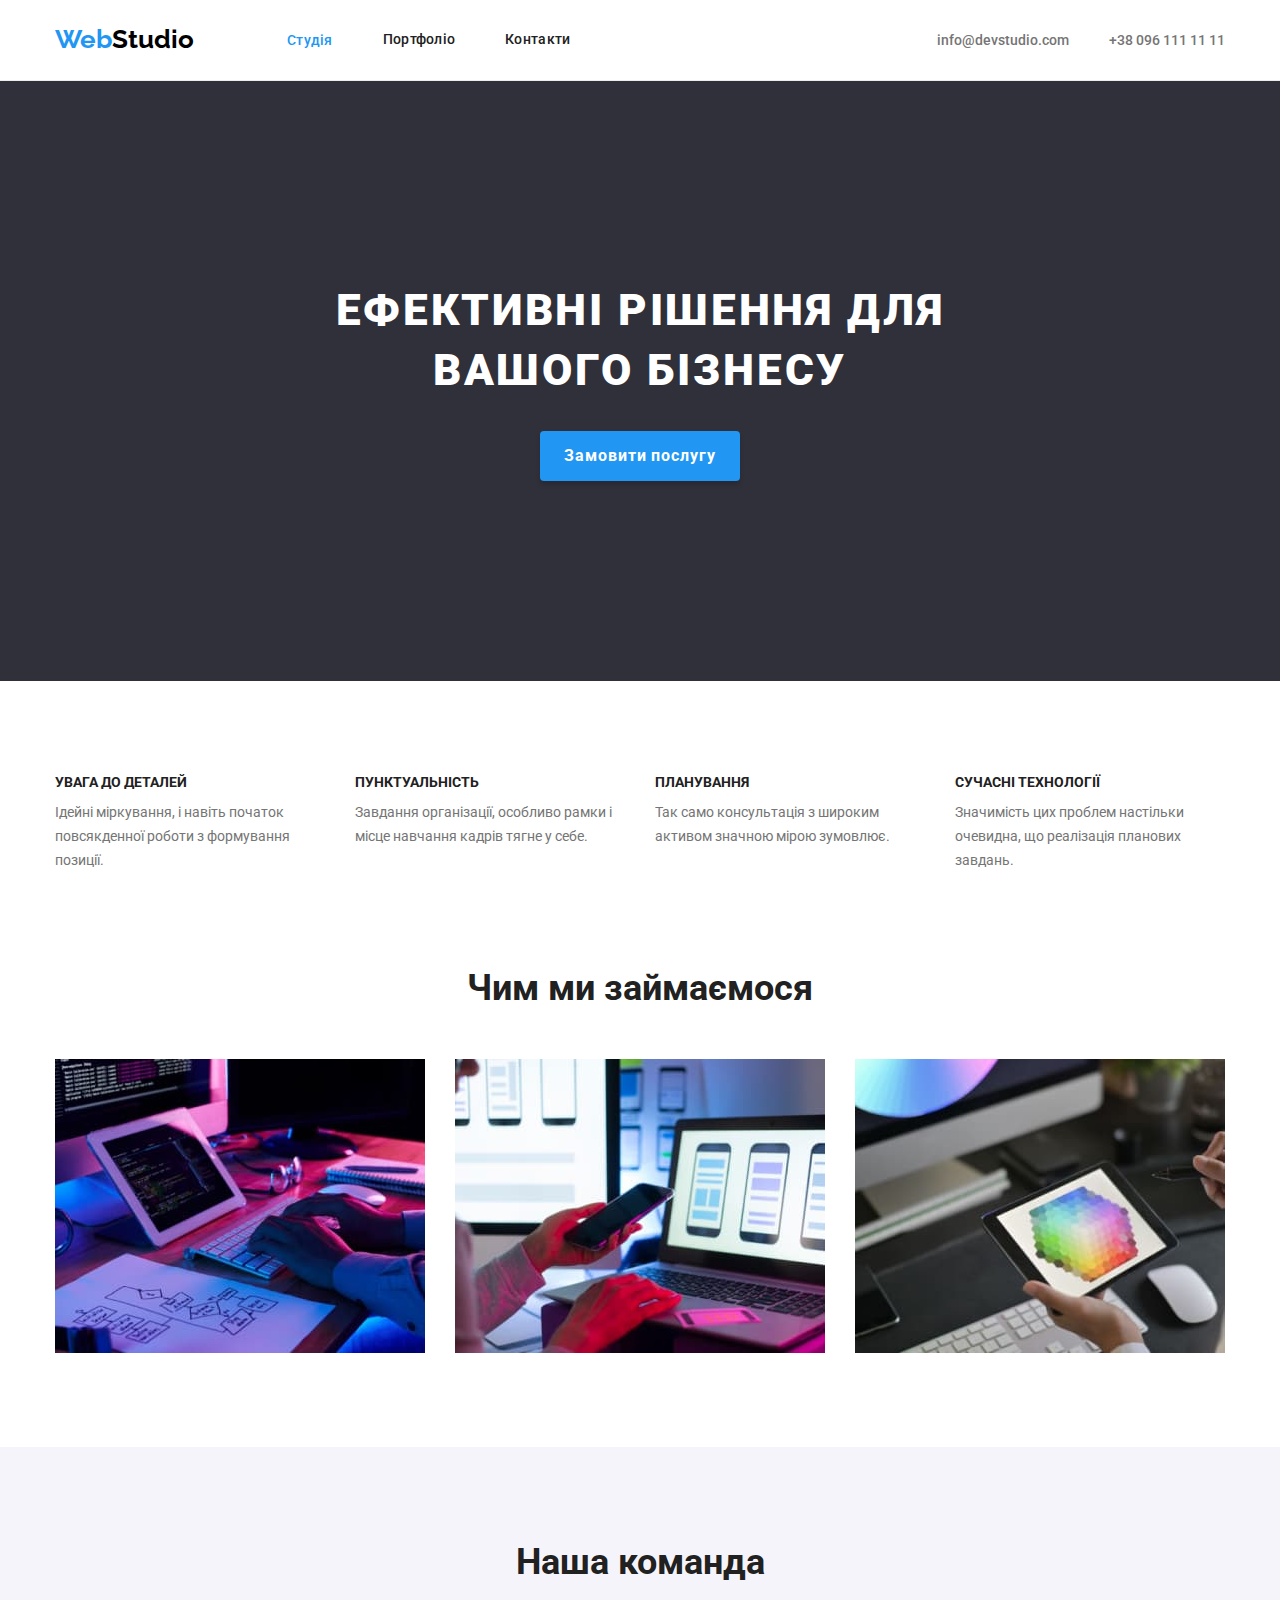
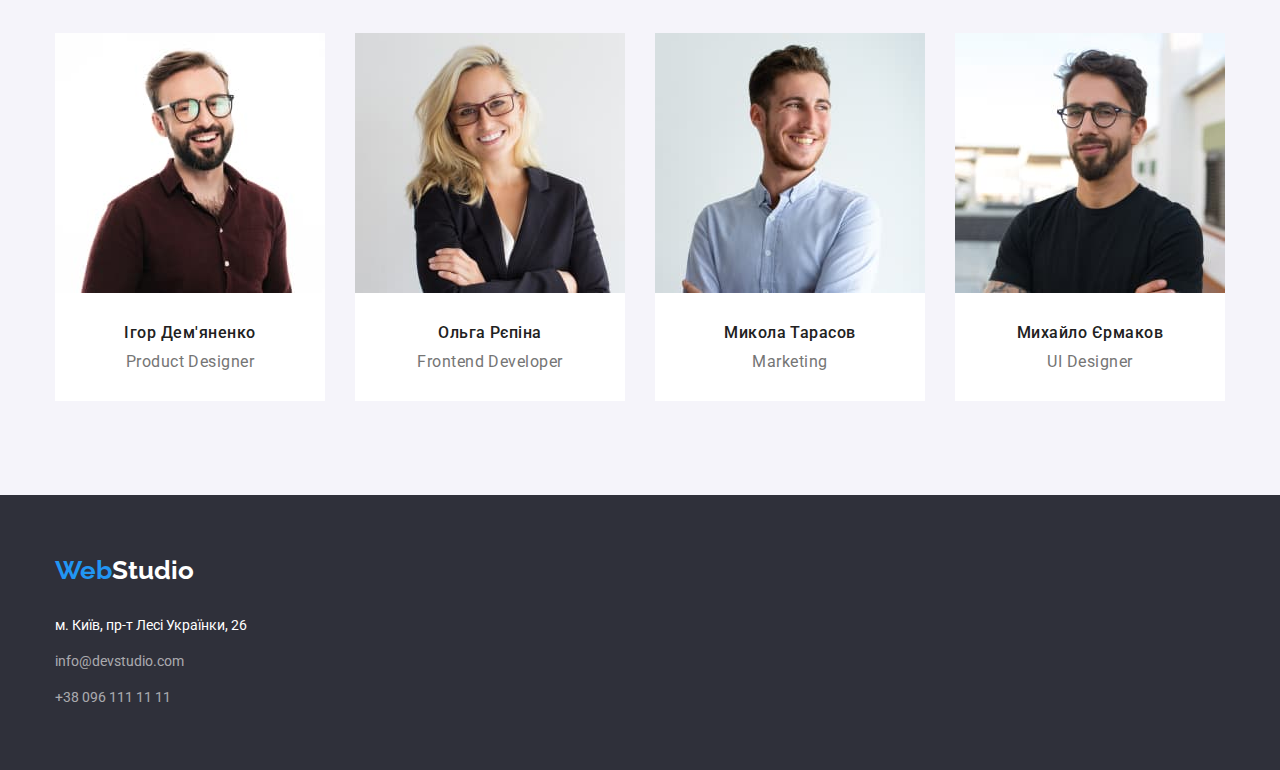
<file: index.html>
<!DOCTYPE html>
<html lang="uk">
  <head>
    <meta charset="UTF-8" />
    <meta http-equiv="X-UA-Compatible" content="IE=edge" />
    <meta name="viewport" content="width=device-width, initial-scale=1.0" />
    <title>Webstudio</title>
    <!--Fonts-->
    <link rel="preconnect" href="https://fonts.googleapis.com" />
    <link rel="preconnect" href="https://fonts.gstatic.com" crossorigin />
    <link
      href="https://fonts.googleapis.com/css2?family=Merriweather:wght@300&family=Raleway:wght@700&family=Roboto:wght@400;500;700;900&display=swap"
      rel="stylesheet"
    />
    <link
      rel="stylesheet"
      href="https://cdnjs.cloudflare.com/ajax/libs/modern-normalize/1.1.0/modern-normalize.min.css"
    />
    <!--Styles-->
    <link rel="stylesheet" href="./css/styles.css" />
  </head>
  <body>
    <!-- Шапка сайта -->
    <header class="page-header">
      <div class="header-container">
        <nav class="site-nav">
          <div class="nav-container">
            <a href="/" class="logo-top"
              ><span class="letter">Web</span>Studio</a
            >
            <ul class="site-nav-list">
              <li><a href="#" class="link-current">Студія</a></li>
              <li><a href="portfolio.html" class="link">Портфоліо</a></li>
              <li><a href="#" class="link">Контакти</a></li>
            </ul>
          </div>
        </nav>
        <div class="contacts-container">
          <ul class="header-contacts">
            <li>
              <a href="mailto:info@devstudio.com" class="link"
                >info@devstudio.com</a
              >
            </li>
            <li>
              <a href="tel:+380961111111" class="link">+38 096 111 11 11</a>
            </li>
          </ul>
        </div>
      </div>
    </header>
    <main>
      <!-- Герой -->
      <section class="hero">
        <div class="container">
          <h1 class="hero-title">
            Ефективні рішення для <br />
            вашого бізнесу
          </h1>
          <button type="button" class="button-primary">Замовити послугу</button>
        </div>
      </section>

      <!-- Преимущества -->
      <section class="section-adv">
        <div class="container">
          <h2 class="visually-hidden">Переваги</h2>
          <ul class="advanteges-list">
            <li class="item">
              <h3 class="title">Увага до деталей</h3>
              <p class="description">
                Ідейні міркування, і навіть початок повсякденної роботи з
                формування позиції.
              </p>
            </li>
            <li class="item">
              <h3 class="title">Пунктуальність</h3>
              <p class="description">
                Завдання організації, особливо рамки і місце навчання кадрів
                тягне у себе.
              </p>
            </li>
            <li class="item">
              <h3 class="title">Планування</h3>
              <p class="description">
                Так само консультація з широким активом значною мірою зумовлює.
              </p>
            </li>
            <li class="item">
              <h3 class="title">Сучасні технології</h3>
              <p class="description">
                Значимість цих проблем настільки очевидна, що реалізація
                планових завдань.
              </p>
            </li>
          </ul>
        </div>
      </section>

      <section class="section-do">
        <div class="container">
          <h2 class="section-title">Чим ми займаємося</h2>
          <ul class="whatwedo-list">
            <li>
              <img
                src="./images/activities1.jpg"
                alt="наша робота"
                width="370"
                height="294"
              />
            </li>
            <li>
              <img
                src="./images/activities2.jpg"
                alt="наша робота"
                width="370"
                height="294"
              />
            </li>
            <li>
              <img
                src="./images/activities3.jpg"
                alt="наша робота"
                width="370"
                height="294"
              />
            </li>
          </ul>
        </div>
      </section>

      <section class="section-team">
        <div class="container">
          <h2 class="section-title">Наша команда</h2>
          <ul class="members-list">
            <li>
              <img
                src="./images/member1.jpg"
                alt="члени команди"
                width="270"
                height="264"
              />
              <div class="name-position">
                <h3 class="name">Ігор Дем'яненко</h3>
                <p class="position" lang="en">Product Designer</p>
              </div>
            </li>
            <li>
              <img
                src="./images/member2.jpg"
                alt="члени команди"
                width="270"
                height="264"
              />
              <div class="name-position">
                <h3 class="name">Ольга Рєпіна</h3>
                <p class="position" lang="en">Frontend Developer</p>
              </div>
            </li>
            <li>
              <img
                src="./images/member3.jpg"
                alt="члени команди"
                width="270"
                height="264"
              />
              <div class="name-position">
                <h3 class="name">Микола Тарасов</h3>
                <p class="position" lang="en">Marketing</p>
              </div>
            </li>
            <li>
              <img
                src="./images/member4.jpg"
                alt="члени команди"
                width="270"
                height="260"
              />
              <div class="name-position">
                <h3 class="name">Михайло Єрмаков</h3>
                <p class="position" lang="en">UI Designer</p>
              </div>
            </li>
          </ul>
        </div>
      </section>
    </main>
    <!-- Футер -->
    <footer>
      <div class="container">
        <div class="logo-bottom-container">
          <a href="/" class="logo-bottom"
            ><span class="letter">Web</span>Studio</a
          >
        </div>
        <address>
          <ul class="footer-contacts">
            <li>
              <a
                class="map"
                href="https://goo.gl/maps/rRqM4GH3VtV5BbqaA"
                target="_blank"
                rel="noopener noreferrer nofollow"
                >м. Київ, пр-т Лесі Українки, 26</a
              >
            </li>
            <li>
              <a href="mailto:info@devstudio.com" class="email"
                >info@devstudio.com</a
              >
            </li>
            <li>
              <a href="tel:+380961111111" class="tel">+38 096 111 11 11</a>
            </li>
          </ul>
        </address>
      </div>
    </footer>
  </body>
</html>
</file>
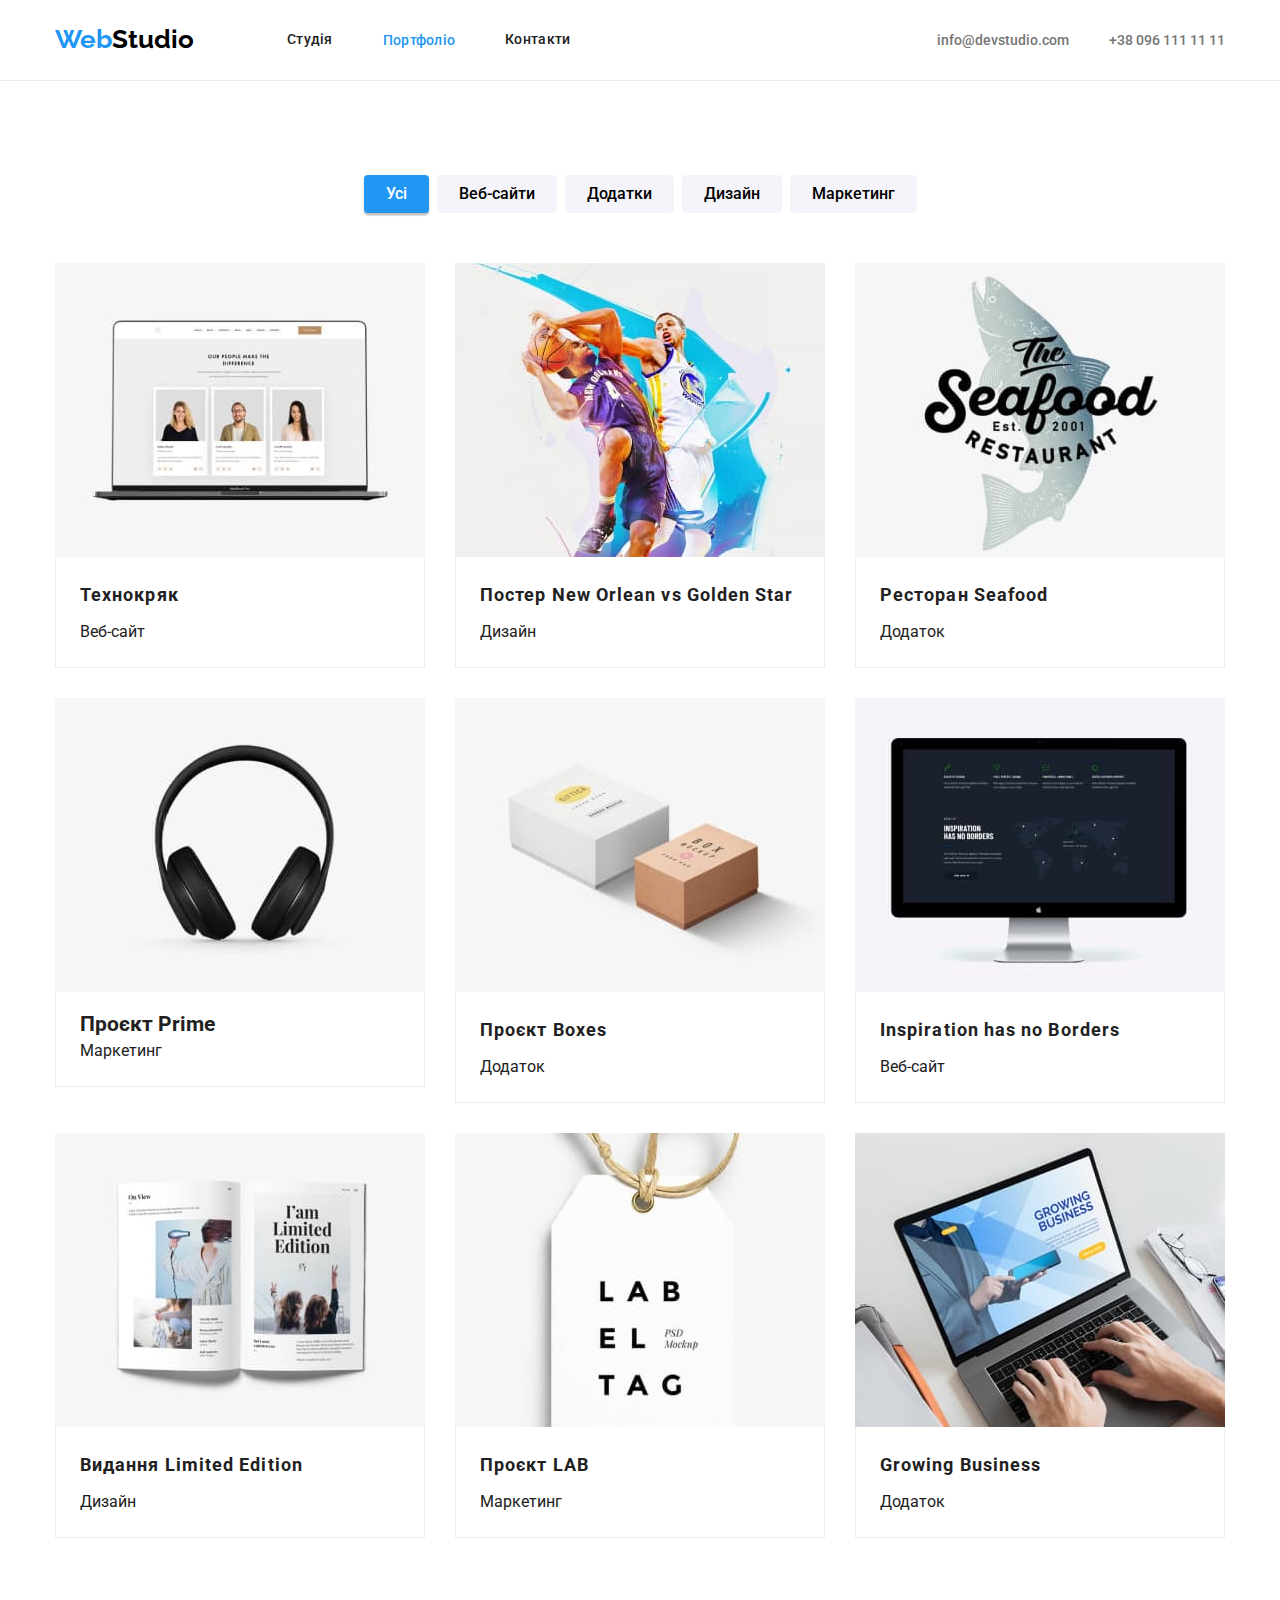
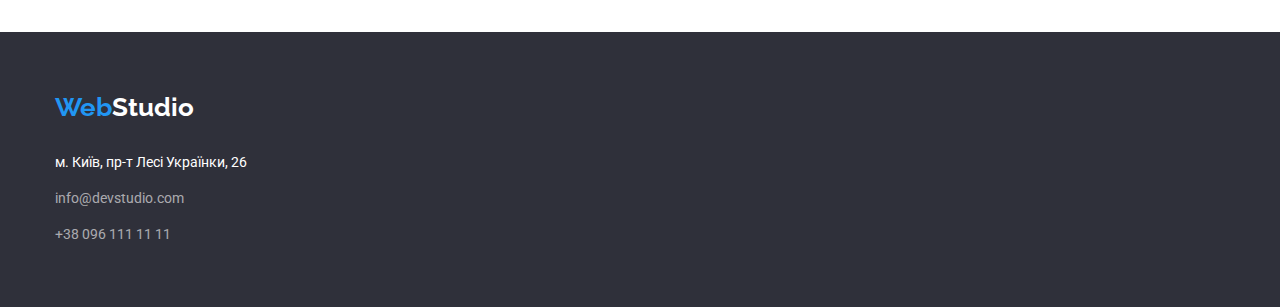
<file: portfolio.html>
<!DOCTYPE html>
<html lang="uk">
  <head>
    <meta charset="UTF-8" />
    <meta http-equiv="X-UA-Compatible" content="IE=edge" />
    <meta name="viewport" content="width=device-width, initial-scale=1.0" />
    <title>Portfolio</title>
    <!--Fonts-->
    <link rel="preconnect" href="https://fonts.googleapis.com" />
    <link rel="preconnect" href="https://fonts.gstatic.com" crossorigin />
    <link
      href="https://fonts.googleapis.com/css2?family=Merriweather:wght@300&family=Raleway:wght@700&family=Roboto:wght@400;500;700;900&display=swap"
      rel="stylesheet"
    />
    <link
      rel="stylesheet"
      href="https://cdnjs.cloudflare.com/ajax/libs/modern-normalize/1.1.0/modern-normalize.min.css"
    />
    <!--Styles-->
    <link rel="stylesheet" href="./css/styles.css" />
  </head>
  <body>
    <!-- Шапка сайта -->
    <header class="page-header">
      <div class="header-container">
        <nav class="site-nav">
          <div class="nav-container">
            <a href="/" class="logo-top"
              ><span class="letter">Web</span>Studio</a
            >
            <ul class="site-nav-list">
              <li><a href="index.html" class="link">Студія</a></li>
              <li><a href="#" class="link-current">Портфоліо</a></li>
              <li><a href="#" class="link">Контакти</a></li>
            </ul>
          </div>
        </nav>
        <div class="contacts-container">
          <ul class="header-contacts">
            <li>
              <a href="mailto:info@devstudio.com" class="link"
                >info@devstudio.com</a
              >
            </li>
            <li>
              <a href="tel:+380961111111" class="link">+38 096 111 11 11</a>
            </li>
          </ul>
        </div>
      </div>
    </header>

    <main>
      <section class="section-portf">
        <div class="flex-container">
          <h1 class="visually-hidden">Ефективні рішення для вашого бізнесу</h1>
          <ul class="flex-buttons">
            <li class="flex-button-element">
              <button type="button" class="button-secondary-act">Усі</button>
            </li>
            <li class="flex-button-element">
              <button type="button" class="button-secondary-calm">
                Веб-сайти
              </button>
            </li>
            <li class="flex-button-element">
              <button type="button" class="button-secondary-calm">
                Додатки
              </button>
            </li>
            <li class="flex-button-element">
              <button type="button" class="button-secondary-calm">
                Дизайн
              </button>
            </li>
            <li class="flex-button-element">
              <button type="button" class="button-secondary-calm">
                Маркетинг
              </button>
            </li>
          </ul>

          <ul class="examples-list">
            <li class="flex-element">
              <article class="card">
                <div class="card-thumb">
                  <img
                    src="./images/website-techno.jpg"
                    alt="Члени команди"
                    width="370"
                    height="294"
                  />
                </div>
                <div class="card-content">
                  <h2 class="title-project">Технокряк</h2>
                  <p class="example">Веб-сайт</p>
                </div>
              </article>
            </li>
            <li class="flex-element">
              <article class="card">
                <div class="card-thumb">
                  <img
                    src="./images/design-poster.jpg"
                    alt="Постер гра у баскетбол"
                    width="370"
                    height="294"
                  />
                </div>
                <div class="card-content">
                  <h2 class="title-project">
                    Постер New Orlean vs Golden Star
                  </h2>
                  <p class="example">Дизайн</p>
                </div>
              </article>
            </li>
            <li class="flex-element">
              <article class="card">
                <div class="card-thumb">
                  <img
                    src="./images/restaurant-app.jpg"
                    alt="Логотип ресторану морепродуктів"
                    width="370"
                    height="294"
                  />
                </div>
                <div class="card-content">
                  <h2 class="title-project">Ресторан Seafood</h2>
                  <p class="example">Додаток</p>
                </div>
              </article>
            </li>
            <li class="flex-element">
              <article class="card">
                <div class="card-thumb">
                  <img
                    src="./images/marketing-prime.jpg"
                    alt="Навушники на білому фоні"
                    width="370"
                    height="294"
                  />
                </div>
                <div class="card-content">
                  <h2 class="title-prodject">Проєкт Prime</h2>
                  <p class="example">Маркетинг</p>
                </div>
              </article>
            </li>
            <li class="flex-element">
              <article class="card">
                <div class="card-thumb">
                  <img
                    src="./images/boxes-project.jpg"
                    alt="Дві коробки"
                    width="370"
                    height="294"
                  />
                </div>
                <div class="card-content">
                  <h2 class="title-project">Проєкт Boxes</h2>
                  <p class="example">Додаток</p>
                </div>
              </article>
            </li>
            <li class="flex-element">
              <article class="card">
                <div class="card-thumb">
                  <img
                    src="./images/website-inspiration.jpg"
                    alt="Великий монітор"
                    width="370"
                    height="294"
                  />
                </div>
                <div class="card-content">
                  <h2 class="title-project" lang="en">
                    Inspiration has no Borders
                  </h2>
                  <p class="example">Веб-сайт</p>
                </div>
              </article>
            </li>
            <li class="flex-element">
              <article class="card">
                <div class="card-thumb">
                  <img
                    src="./images/design-limited-edition.jpg"
                    alt="Журнал з фото"
                    width="370"
                    height="294"
                  />
                </div>
                <div class="card-content">
                  <h2 class="title-project">Видання Limited Edition</h2>
                  <p class="example">Дизайн</p>
                </div>
              </article>
            </li>
            <li class="flex-element">
              <article class="card">
                <div class="card-thumb">
                  <img
                    src="./images/marketing-lab.jpg"
                    alt="Ярлик з великими літерами англійського алфавіту"
                    width="370"
                    height="294"
                  />
                </div>
                <div class="card-content">
                  <h2 class="title-project">Проєкт LAB</h2>
                  <p class="example">Маркетинг</p>
                </div>
              </article>
            </li>
            <li class="flex-element">
              <article class="card">
                <div class="card-thumb">
                  <img
                    src="./images/growing-business-app.jpg"
                    alt="Людина працює на ноутбуці"
                    width="370"
                    height="294"
                  />
                </div>
                <div class="card-content">
                  <h2 class="title-project" lang="en">Growing Business</h2>
                  <p class="example">Додаток</p>
                </div>
              </article>
            </li>
          </ul>
        </div>
      </section>
    </main>

    <!-- Футер -->
    <footer>
      <div class="container">
        <div class="logo-bottom-container">
          <a href="/" class="logo-bottom"
            ><span class="letter">Web</span>Studio</a
          >
        </div>
        <address>
          <ul class="footer-contacts">
            <li>
              <a
                class="map"
                href="https://goo.gl/maps/rRqM4GH3VtV5BbqaA"
                target="_blank"
                rel="noopener noreferrer nofollow"
                >м. Київ, пр-т Лесі Українки, 26</a
              >
            </li>
            <li>
              <a href="mailto:info@devstudio.com" class="email"
                >info@devstudio.com</a
              >
            </li>
            <li>
              <a href="tel:+380961111111" class="tel">+38 096 111 11 11</a>
            </li>
          </ul>
        </address>
      </div>
    </footer>
  </body>
</html>
</file>
<file: css/styles.css>
:root{
    --background-color-base: #FFFFFF;
    --background-color-secondary: #2196F3;
    --backround-color-buttonhover: #188CE8;
    --backround-color-buttoncalm: #F5F4FA;
    --background-color-eyemagnet: #2F303A;
    --color-primary: #212121;
    --color-accent:#2196F3;
    --color-logo:#000000;
    --color-logo-title: #ffffff;
    --color-description: #757575;
}

body {background-color: var(--background-color-base);
      color: var(--color-primary);
      font-family: 'Roboto', sans-serif;
      font-size: 14px;
    }
h1, h2, h3, h4, h5, h6, p {margin: 0;}

* {box-sizing: border-box;}

.list {list-style: none;}


.logo-top, .logo-bottom {
text-decoration: none;
font-family: 'Raleway', sans-serif;
font-weight: 700;
font-size: 26px;
line-height: 1.19;
}

.logo-top {color: var(--color-logo);
    padding-top: 24px;
    padding-bottom: 25px;
margin-top: 0;
margin-bottom: 0;
}

.logo-bottom {
color: var(--color-logo-title);
}
.logo-bottom-container {
    margin-bottom: 28px;   
}

.letter {color: var(--color-accent);
} 

.link {color: var(--color-primary);
font-weight: 500;
}

.site-nav {
    display: flex;
    justify-content: space-between;
    height: 80px;
    }

.site-nav-list {
    display: flex;
    align-items: center;
    margin-top: 0;
    margin-bottom: 0;
    margin-left: 0;
    padding-left: 0;
}

.site-nav-list li:not(:last-child) {
margin-left: 0;
margin-right: 50px;
}

.nav-container, .contacts-container {
display: flex;
align-items: center;
}

.nav-container > a {
    margin-right: 93px;
}

.contacts-container li:last-child {
    margin-left: 40px;
}
.contacts-container li:first-child {
    margin-left: 0;
}

.site-nav .link {
display: block;
text-decoration: none;
line-height: 1.14;
letter-spacing: 0.02em;
cursor: pointer;
}
.site-nav .link:hover, .site-nav .link:focus {color: var(--color-accent);}
.site-nav .link-current {
color: var(--color-accent);
text-decoration: none; 
font-weight: 500;
line-height: 1.14;
letter-spacing: 0.02em;
}

header {
   border-bottom: 1px solid #ECECEC;
}

footer {
padding-top: 60px;
padding-bottom: 60px;
}

.footer-contacts {
padding-left: 0;
margin-top: 0;
margin-bottom: 0;}

.footer-contacts li:not(:last-child) {
    margin-bottom: 12px;
}

.container {
width: 1200px;
margin-left: auto;
margin-right: auto;
padding: 0 15px;
}

.header-container {
display: flex; 
justify-content: space-between;
padding-left: 15px;
padding-right: 15px;
width: 1200px;
margin: 0 auto;
}

.header-contacts .link {color: var(--color-description);}
.header-contacts .link:hover, .header-contacts .link:focus {color: var(--color-accent)}

.header-contacts {
    display: flex;
    padding-left: 0;
    margin-top: 0;
    margin-bottom: 0;
}

.header-contacts a {
    text-decoration: none;
}

.hero {
    padding-top: 200px;
    padding-bottom: 200px;
    margin: 0 auto;
    max-width: 1600px;
    text-align: center;
}

footer, .hero {background-color: var(--background-color-eyemagnet);}
.hero-title {
    margin-top: 0;
    margin-bottom: 30px;
    color: var(--color-logo-title);
    font-weight: 900;
    font-size: 44px;
    line-height: 1.36;
    letter-spacing: 0.06em;
    text-transform: uppercase;
}

.section-title {
    margin-top: 0;
    margin-bottom: 50px;
    font-weight: 700;
    font-size: 36px;
    line-height: 1.17;
    text-align: center;
}

.section-adv, .section-portf {
    padding-top: 94px;
    padding-bottom: 94px;
    margin-left: auto;
    margin-right: auto;
}

.section-do {
    padding-top: 0;
    padding-bottom: 94px;
    margin-left: auto;
    margin-right: auto;
}

 .section-team {
    text-align: center;
    background-color: var(--backround-color-buttoncalm);
    padding-top: 94px;
    padding-bottom: 94px;
   }

.advanteges-list {
    display: flex;
    flex-wrap: wrap;
    padding-left: 0;
    margin-top: 0;
    margin-bottom: 0;
}

.advanteges-list .item {
    width: 270px;
    margin-left: 0;
    margin-right: 30px;
}  

.advanteges-list .item:last-of-type {
    margin-right: 0; 
}

.advanteges-list .title {
    font-weight: 700;
    font-size: 14px;
    line-height: 1.14;
    text-transform: uppercase;
}

.visually-hidden {
      position: absolute;
      white-space: nowrap;
      width: 1px;
      height: 1px;
      overflow: hidden;
      border: 0;
      padding: 0;
      clip: rect(0 0 0 0);
      clip-path: inset(50%);
      margin: -1px;
  }

.item > .title {
    margin-top: 0;
    margin-bottom: 10px;
}

.description {
    color: var(--color-description);
    line-height: 1.71;
}

.whatwedo-list {
    display: flex;
    flex-wrap: wrap;
    gap: 30px;
    margin-top: 0;
    margin-bottom: 0;
    padding-left: 0;
}
.members {
    font-size: 16px;
    line-height: 1.19;  
    text-align: center;
}
.members .name {
    font-weight: 500;
    
}
.members .position {
    color: var(--color-description);
}
.members-list {
    display: flex;
    flex-wrap: wrap;
    padding-left: 0;
    margin-top: 0;
    margin-bottom: 0;
   
}
.members-list li:not(:last-child) {
    margin-right: 30px;
}

.name-position {background: var(--background-color-base);
padding-top: 30px;
padding-bottom: 30px;}

.name-position h3 {
    margin-bottom: 10px;
}

.name, .position {
    font-size: 16px;
    line-height: 1.19;
    text-align: center;
    letter-spacing: 0.03em;
}
.name {
    font-weight: 500;
}
.position {color: var(--color-description);}

.title-project {
font-weight: 700;
font-size: 18px;
line-height: 2; 
letter-spacing: 0.06em;
margin-bottom: 4px;
}

.example {
font-size: 16px;
line-height: 1.88;
}

img {
    display: block;
    max-width: 100%;
    height: auto;
}

li {
    list-style-type: none;
  }

.button {
    font-family: 'Roboto';
    font-size: 16px;
    text-align: center;
   }

.button-primary {
    padding: 10px 24px;
    color: var(--color-logo-title);
    background-color: var(--background-color-secondary);
    font-weight: 700;
    font-size: 16px;
    line-height: 1.88;
    letter-spacing: 0.06em;
    text-align: center;
    border: none;
    box-shadow: 0px 4px 4px rgba(0, 0, 0, 0.15);
    border-radius: 4px;
    cursor: pointer;
   }

.button-primary:hover, .button-primary:focus {background-color: var(--backround-color-buttonhover);}

.button-secondary-act, .button-secondary-calm {
    font-weight: 500;
    font-size: 16px;
    line-height: 1.63;
    font-family: inherit;
    padding: 6px 22px 6px 22px;
    border: none;
    border-radius: 4px;
    cursor: pointer;
}

.button-secondary-act {
    color: var(--color-logo-title);
    background-color: var(--background-color-secondary);
    box-shadow: 0px 3px 1px rgba(0, 0, 0, 0.1), 0px 1px 2px rgba(0, 0, 0, 0.08), 0px 2px 2px rgba(0, 0, 0, 0.12);
}
.button-secondary-calm {
    background-color: var(--backround-color-buttoncalm);
}

.button-secondary-calm:hover, .button-secondary-calm:focus {
    color: var(--color-logo-title);
    background-color: var(--background-color-secondary);
}

.map {
    text-decoration: none;
    font-style: normal;
    line-height: 1.71;
    color: var(--color-logo-title);
}

.email, .tel {
    text-decoration: none;
    font-style: normal;
    line-height: 1.71;
    color: rgba(255, 255, 255, 0.6);
}
.email:hover, .email:focus, .tel:hover, .tel:focus, .map:hover, .map:focus {
color: var(--color-accent);
}
.flex-buttons {
    display: flex;
    flex-wrap: wrap;
    margin-top: 0;
    margin-bottom: 50px;
    padding-left: 0;
    justify-content: center;
       }
.flex-button-element:not(:last-child) {
    margin-right: 8px;
}

.flex-container {
    width: 1200px;
    padding-left: 15px;
    padding-right: 15px;
    margin-left: auto;
    margin-right: auto;
    } 
.examples-list {
    list-style: none;
    display: flex;
    flex-wrap: wrap;
    padding-left: 0;
    padding-right: 0;
    margin-top: 0;
    margin-right: -30px;
    margin-bottom: -30px;
}
.examples-list > .flex-element {
    flex-basis: calc(100% / 3 - 30px);
    margin-right: 30px;
    margin-bottom: 30px;
}

.card {
    background: #FFFFFF;
}
.card-content {
  padding: 20px 24px; 
  border: 1px solid #EEEEEE; 
  border-top: none;
}
</file>
